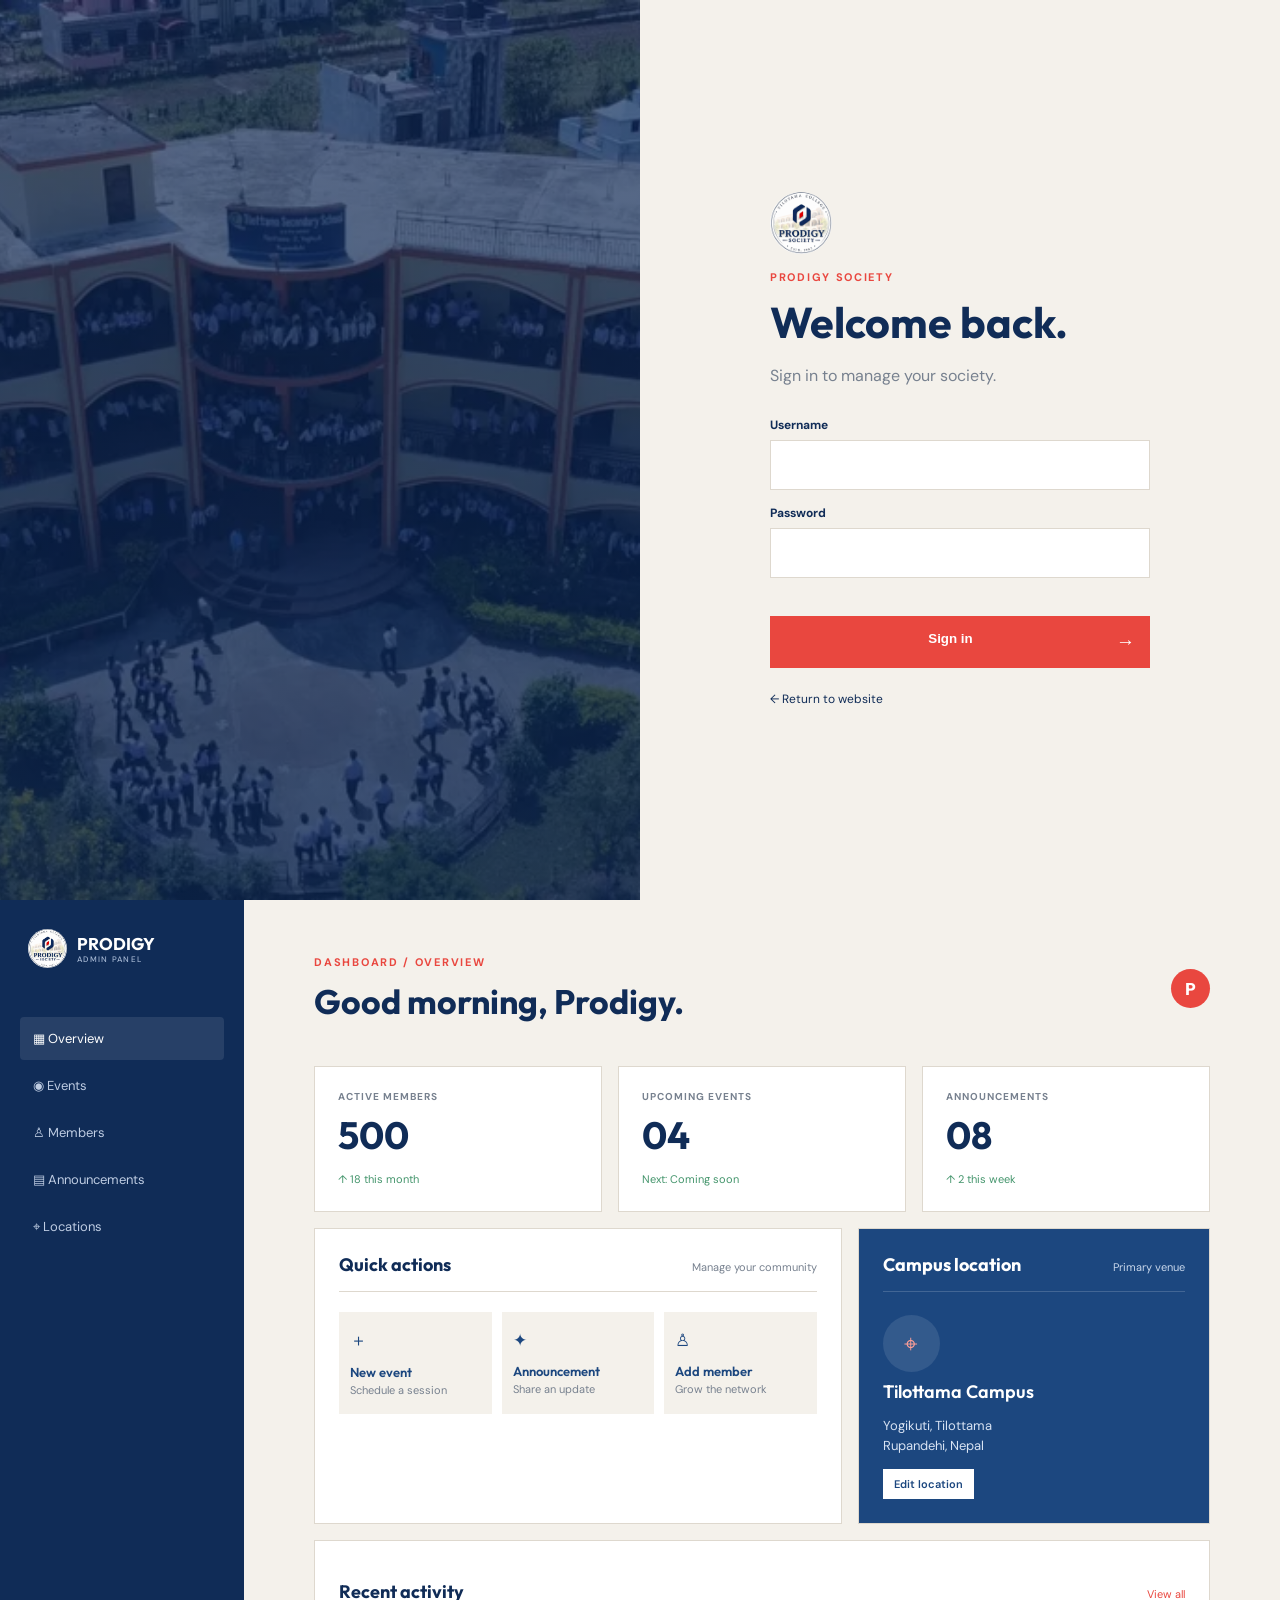
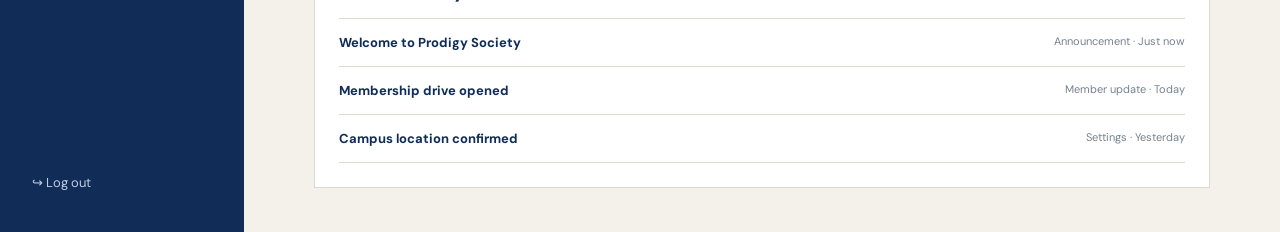
<file: prodigy society/admin.html>
<!doctype html><html lang="en"><head><meta charset="utf-8"><meta name="viewport" content="width=device-width,initial-scale=1"><title>Prodigy Society | Admin</title><link rel="preconnect" href="https://fonts.googleapis.com"><link rel="preconnect" href="https://fonts.gstatic.com" crossorigin><link href="https://fonts.googleapis.com/css2?family=DM+Sans:wght@400;500;600;700&family=Outfit:wght@500;600;700;800&display=swap" rel="stylesheet"><link rel="stylesheet" href="css/admin.css"></head><body>
<main class="login" id="login"><div class="login-art"></div><form id="loginForm"><img src="assets/prodigy-logo.jpeg" alt="Prodigy Society"><p class="kicker">PRODIGY SOCIETY</p><h1>Welcome back.</h1><p class="muted">Sign in to manage your society.</p><label>Username<input id="username" autocomplete="username" required></label><label>Password<input id="password" type="password" autocomplete="current-password" required></label><p id="error"></p><button>Sign in <span>→</span></button><a href="index.html">← Return to website</a></form></main>
<main class="dashboard" id="dashboard" hidden><aside><div class="side-brand"><img src="assets/prodigy-logo.jpeg" alt=""><span>PRODIGY<small>ADMIN PANEL</small></span></div><a class="active" data-view="overview">▦ Overview</a><a data-view="events">◉ Events</a><a data-view="members">♙ Members</a><a data-view="announcements">▤ Announcements</a><a data-view="locations">⌖ Locations</a><button id="logout">↪ Log out</button></aside><section class="dash-content"><header><div><p class="kicker" id="crumb">DASHBOARD / OVERVIEW</p><h1 id="pageTitle">Good morning, Prodigy.</h1></div><div class="admin-avatar">P</div></header>
<div class="view active-view" id="overview"><div class="metrics"><article><span>ACTIVE MEMBERS</span><strong>500</strong><small>↑ 18 this month</small></article><article><span>UPCOMING EVENTS</span><strong>04</strong><small>Next: Coming soon</small></article><article><span>ANNOUNCEMENTS</span><strong>08</strong><small>↑ 2 this week</small></article></div><div class="dash-grid"><section class="panel"><div class="panel-head"><h2>Quick actions</h2><span>Manage your community</span></div><div class="actions-grid"><button class="quick" data-view="events">＋<b>New event</b><small>Schedule a session</small></button><button class="quick" data-view="announcements">✦<b>Announcement</b><small>Share an update</small></button><button class="quick" data-view="members">♙<b>Add member</b><small>Grow the network</small></button></div></section><section class="panel location"><div class="panel-head"><h2>Campus location</h2><span>Primary venue</span></div><div class="map-dot">⌖</div><h3>Tilottama Campus</h3><p>Yogikuti, Tilottama<br>Rupandehi, Nepal</p><button class="edit" data-view="locations">Edit location</button></section></div><section class="panel recent"><div class="panel-head"><h2>Recent activity</h2><a>View all</a></div><div><b>Welcome to Prodigy Society</b><span>Announcement · Just now</span></div><div><b>Membership drive opened</b><span>Member update · Today</span></div><div><b>Campus location confirmed</b><span>Settings · Yesterday</span></div></section></div>
<div class="view" id="events"><section class="panel manager"><div class="panel-head"><h2>Events</h2><button class="edit">+ New event</button></div><div class="table-row head"><span>EVENT</span><span>DATE</span><span>STATUS</span></div><div class="table-row"><b>Idea Lab Workshop</b><span>Coming soon</span><small class="status">Draft</small></div><div class="table-row"><b>Member Welcome Meet</b><span>Coming soon</span><small class="status live">Published</small></div></section></div>
<div class="view" id="members"><section class="panel manager"><div class="panel-head"><h2>Members</h2><div class="member-actions"><button class="edit" id="batchMember">+ Add many members</button><button class="edit" id="addMember">+ Add member</button></div></div><form class="member-form" id="memberForm" hidden><label>Member name<input id="memberName" required placeholder="Full name"></label><label>Role<select id="memberRole"><option>Student member</option><option>Executive member</option><option>Faculty advisor (Sir)</option><option>Programs sir</option></select></label><button class="edit" type="submit">Add to directory</button></form><div class="batch-form" id="batchForm" hidden><label>Add many members (one name per line)<textarea id="batchNames" placeholder="Aarav Khanal&#10;Samiksha Rana&#10;Nischal Pandey"></textarea></label><button class="edit" id="saveBatch" type="button">Add members</button></div><div class="table-row head"><span>NAME</span><span>ROLE</span><span>JOINED</span></div><div id="memberRows"><div class="table-row"><b>Prodigy Community</b><span>Student member</span><small>2083</small></div><div class="table-row"><b>Society Team</b><span>Executive member</span><small>2083</small></div><div class="table-row"><b>Academic Support Sir</b><span>Faculty advisor (Sir)</span><small>2083</small></div><div class="table-row"><b>Creative Programs Sir</b><span>Programs sir</span><small>2083</small></div></div></section></div>
<div class="view" id="announcements"><section class="panel manager"><div class="panel-head"><h2>Announcements</h2><button class="edit">+ New announcement</button></div><div class="notice"><b>Welcome to Prodigy Society</b><p>We are building a thoughtful, energetic student community at Tilottama Campus.</p></div><div class="notice"><b>Membership drive opened</b><p>New students can now connect with the team and get involved.</p></div></section></div>
<div class="view" id="locations"><section class="panel manager"><div class="panel-head"><h2>Campus locations</h2><button class="edit" id="saveLocation">Save changes</button></div><div class="location-form"><label>Venue name<input value="Tilottama Campus"></label><label>Locality<input value="Yogikuti, Tilottama"></label><label>District<input value="Rupandehi, Nepal"></label><label>Contact email<input value="drewthecrewttc@gmail.com"></label></div></section></div>
</section></main><script src="admin.js"></script></body></html>
</file>
<file: prodigy society/css/admin.css>
:root{--navy:#102c57;--blue:#1c477f;--red:#e9473f;--cream:#f4f1eb;--line:#ded8ce;--muted:#77818f}*{box-sizing:border-box}body{margin:0;font-family:'DM Sans',sans-serif;color:var(--navy);background:var(--cream)}.login{min-height:100vh;display:grid;grid-template-columns:1fr 1fr}.login-art{background:linear-gradient(#092350a8,#092350ca),url('../assets/campus-background.webp') center/cover}.login form{max-width:380px;width:80%;margin:auto}.login form img{height:62px;width:62px;object-fit:cover;border-radius:50%}.kicker{font-size:11px;letter-spacing:1.7px;color:var(--red);font-weight:bold}.login h1,.dash-content h1{font:700 43px Outfit;margin:9px 0}.muted{color:var(--muted);margin-bottom:31px}label{font-size:12px;font-weight:bold;display:block;margin:15px 0}input{display:block;width:100%;margin-top:7px;padding:14px;border:1px solid var(--line);background:#fff;font:15px 'DM Sans';outline-color:var(--blue)}form button{border:0;background:var(--red);color:#fff;width:100%;padding:15px;margin:10px 0 19px;font-weight:bold;cursor:pointer}form button span{float:right;font-size:19px}form a{font-size:12px;color:var(--navy);text-decoration:none}#error{height:13px;margin:0;color:#bd302b;font-size:12px}.dashboard{min-height:100vh;display:grid;grid-template-columns:244px 1fr}aside{background:var(--navy);color:#dae4f5;padding:29px 20px;display:flex;flex-direction:column}.side-brand{display:flex;gap:10px;align-items:center;color:#fff;font:700 17px Outfit;margin:0 8px 47px}.side-brand img{width:39px;height:39px;border-radius:50%;object-fit:cover}.side-brand small{display:block;font:500 8px 'DM Sans';letter-spacing:1.3px;color:#a7b9d4}aside a{padding:13px;margin:2px 0;font-size:13px;color:#bfcde3;border-radius:4px}aside a.active{background:#ffffff18;color:#fff}aside button{margin-top:auto;border:0;background:transparent;color:#bfcde3;text-align:left;padding:12px;font:13px 'DM Sans';cursor:pointer}.dash-content{padding:44px 5.5vw}.dash-content header{display:flex;justify-content:space-between;align-items:center;margin-bottom:34px}.dash-content h1{font-size:34px}.admin-avatar{background:var(--red);color:white;width:39px;height:39px;display:grid;place-items:center;border-radius:50%;font:bold 17px Outfit}.metrics{display:grid;grid-template-columns:repeat(3,1fr);gap:16px}.metrics article,.panel{background:#fff;border:1px solid var(--line)}.metrics article{padding:23px}.metrics span{display:block;font-size:10px;letter-spacing:1px;color:var(--muted);font-weight:bold}.metrics strong{display:block;font:700 38px Outfit;margin:8px 0}.metrics small{font-size:11px;color:#44956c}.dash-grid{display:grid;grid-template-columns:1.5fr 1fr;gap:16px;margin:16px 0}.panel{padding:24px}.panel-head{display:flex;justify-content:space-between;align-items:baseline;border-bottom:1px solid var(--line);padding-bottom:15px}.panel h2{font:700 18px Outfit;margin:0}.panel-head span,.panel-head a{font-size:11px;color:var(--muted)}.panel-head a{color:var(--red)}.actions-grid{display:grid;grid-template-columns:repeat(3,1fr);gap:10px;padding-top:20px}.quick{background:var(--cream);border:0;padding:17px 11px;text-align:left;color:var(--blue);font-size:17px;cursor:pointer}.quick b,.quick small{display:block;margin-top:12px;font:600 13px Outfit}.quick small{font:11px 'DM Sans';color:var(--muted);margin-top:3px}.location{background:var(--blue);color:#fff}.location .panel-head{border-color:#ffffff2b}.location .panel-head span{color:#c8d7eb}.map-dot{height:57px;width:57px;border-radius:50%;display:grid;place-items:center;background:#ffffff1a;color:#ff9f97;font-size:24px;margin:23px 0 8px}.location h3{font:600 18px Outfit;margin:0}.location p{color:#d8e3f3;font-size:13px;line-height:1.55}.edit{background:#fff;border:0;padding:8px 11px;color:var(--blue);font:600 11px 'DM Sans';cursor:pointer}.recent>div{display:grid;grid-template-columns:1fr auto;padding:15px 0;border-bottom:1px solid var(--line);font-size:13px}.recent>div span{color:var(--muted);font-size:11px}@media(max-width:780px){.login{grid-template-columns:1fr}.login-art{display:none}.dashboard{grid-template-columns:1fr}aside{display:none}.dash-content{padding:30px 6vw}.metrics,.dash-grid{grid-template-columns:1fr}.actions-grid{grid-template-columns:1fr}.dash-content h1{font-size:28px}.recent>div{grid-template-columns:1fr;gap:5px}}
</file>
